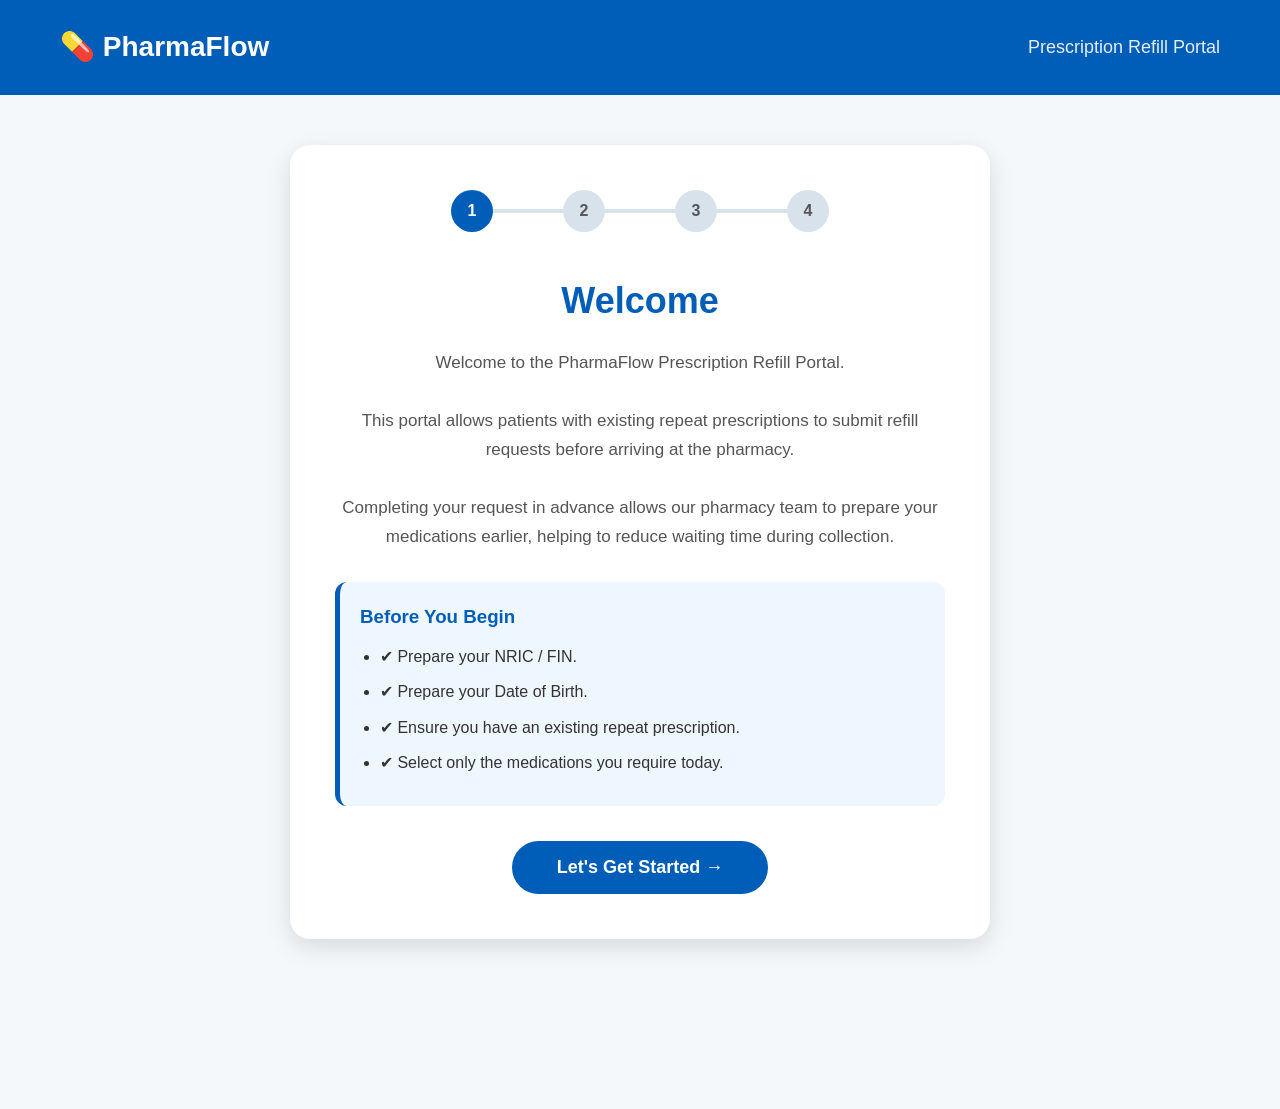
<file: index.html>
<!DOCTYPE html>
<html lang="en">

<head>

    <meta charset="UTF-8">
    <meta name="viewport" content="width=device-width, initial-scale=1.0">

    <title>PharmaFlow | Prescription Refill Portal</title>

    <link rel="stylesheet" href="css/style.css">

</head>

<body>

<header>

    <div class="logo">

        💊 PharmaFlow

    </div>

    <div class="subtitle">

        Prescription Refill Portal

    </div>

</header>

<main>

    <div class="card">

        <div class="progress">

            <div class="step active">1</div>

            <div class="line"></div>

            <div class="step">2</div>

            <div class="line"></div>

            <div class="step">3</div>

            <div class="line"></div>

            <div class="step">4</div>

        </div>

        <h1>Welcome</h1>

        <p class="description">

            Welcome to the PharmaFlow Prescription Refill Portal.

            <br><br>

            This portal allows patients with existing repeat prescriptions
            to submit refill requests before arriving at the pharmacy.

            <br><br>

            Completing your request in advance allows our pharmacy team
            to prepare your medications earlier, helping to reduce waiting
            time during collection.

        </p>

        <div class="notice">

            <h3>Before You Begin</h3>

            <ul>

                <li>✔ Prepare your NRIC / FIN.</li>

                <li>✔ Prepare your Date of Birth.</li>

                <li>✔ Ensure you have an existing repeat prescription.</li>

                <li>✔ Select only the medications you require today.</li>

            </ul>

        </div>

        <button id="startButton">

            Let's Get Started →

        </button>

    </div>

</main>

<script>

document.getElementById("startButton").onclick=function(){

window.location.href="verify.html";

}

</script>

</body>

</html>
</file>
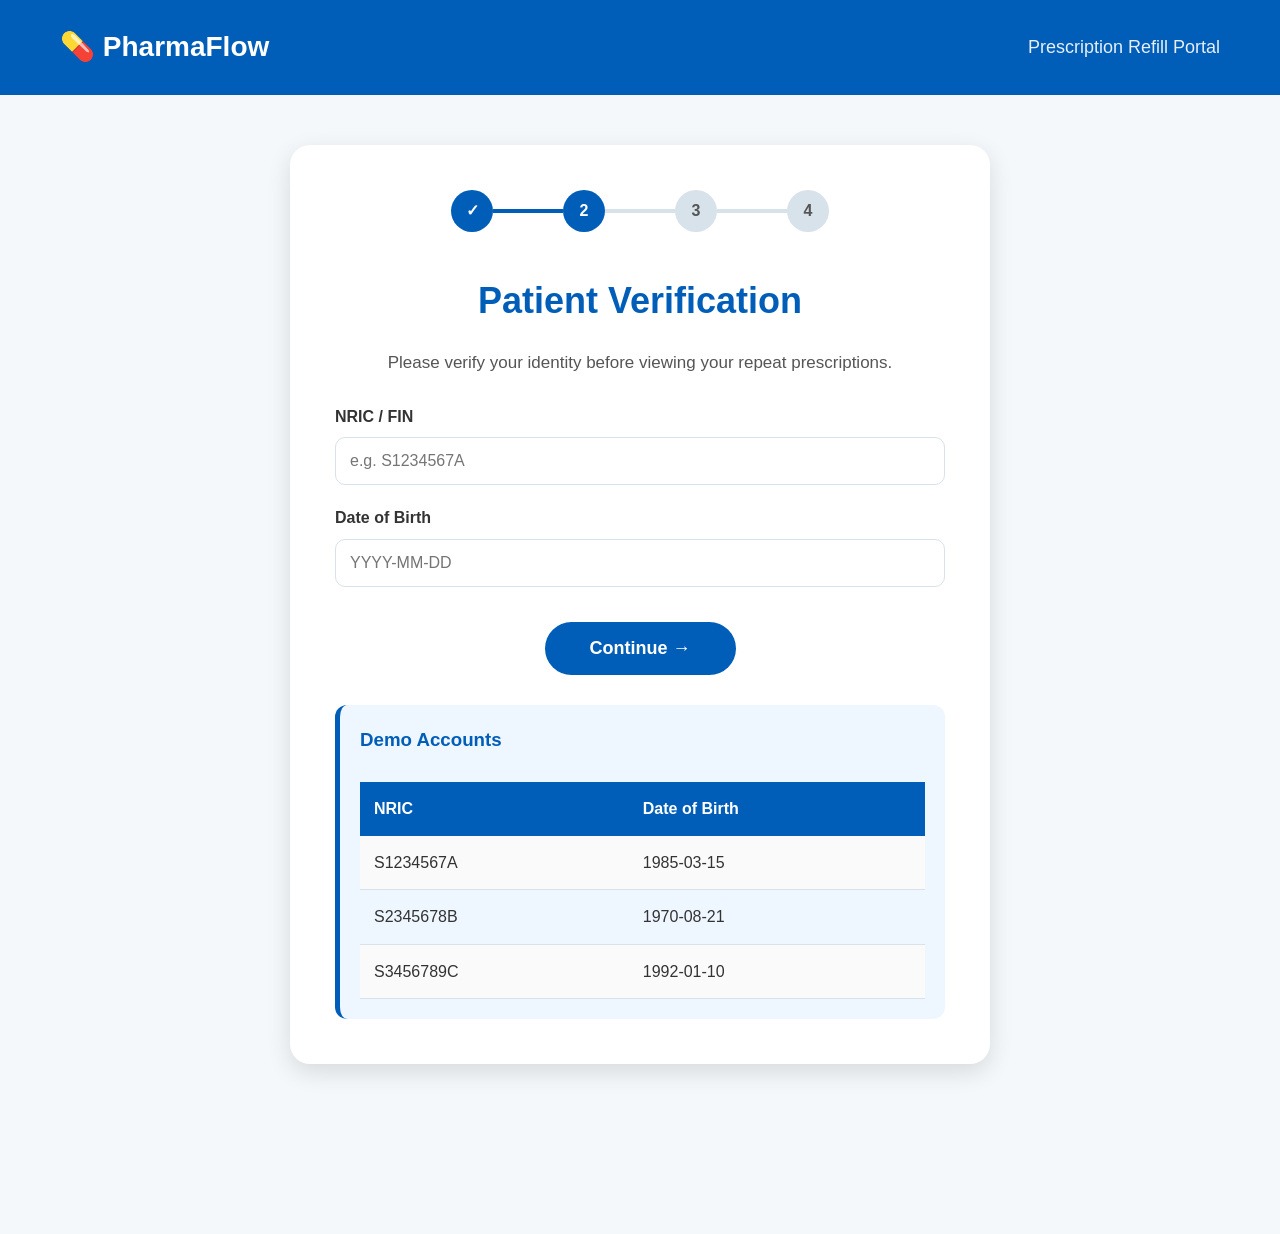
<file: confirm.html>
<!DOCTYPE html>
<html lang="en">

<head>

    <meta charset="UTF-8">
    <meta name="viewport" content="width=device-width, initial-scale=1.0">

    <title>Confirmation | PharmaFlow</title>

    <link rel="stylesheet" href="css/style.css">

</head>

<body>

<header>

    <div class="logo">
        💊 PharmaFlow
    </div>

    <div class="subtitle">
        Prescription Refill Portal
    </div>

</header>

<main>

<div class="card">

    <!-- Progress -->

    <div class="progress">

        <div class="step completed">✓</div>

        <div class="line completed"></div>

        <div class="step completed">✓</div>

        <div class="line completed"></div>

        <div class="step completed">✓</div>

        <div class="line completed"></div>

        <div class="step active">4</div>

    </div>

    <h1>Request Submitted</h1>

    <p class="description">

        Your medication refill request has been successfully submitted.

    </p>

    <br>

    <div class="summaryCard">

        <h2>Patient</h2>

        <p id="patientSummary"></p>

    </div>

    <div class="summaryCard">

        <h2>Queue Number</h2>

        <h1 id="queueNumber">P000</h1>

    </div>

    <div class="summaryCard">

        <h2>Requested Medications</h2>

        <table id="summaryTable">

            <thead>

                <tr>

                    <th>Medication</th>
                    <th>Strength</th>
                    <th>Quantity</th>
                    <th>Duration</th>

                </tr>

            </thead>

            <tbody>

            </tbody>

        </table>

    </div>

    <div class="summaryCard">

        <h2>Notes to Pharmacist</h2>

        <p id="notesText">None</p>

    </div>

    <div class="summaryCard" style="text-align:center;">

        <h2>QR Code</h2>

        <div id="qrPlaceholder">

            QR CODE

        </div>

    </div>

    <div class="notice">

        <h3>Important</h3>

        <p>

            Your queue number confirms that your refill request has been received.

            <br><br>

            Queue numbers do <strong>not</strong> indicate the order in which
            patients will be served.

            <br><br>

            Please proceed to the pharmacy registration counter and present
            your QR code.

        </p>

    </div>

    <button id="finishButton">

        Return to Home

    </button>

</div>

</main>

<script src="js/confirm.js"></script>

</body>

</html>
</file>
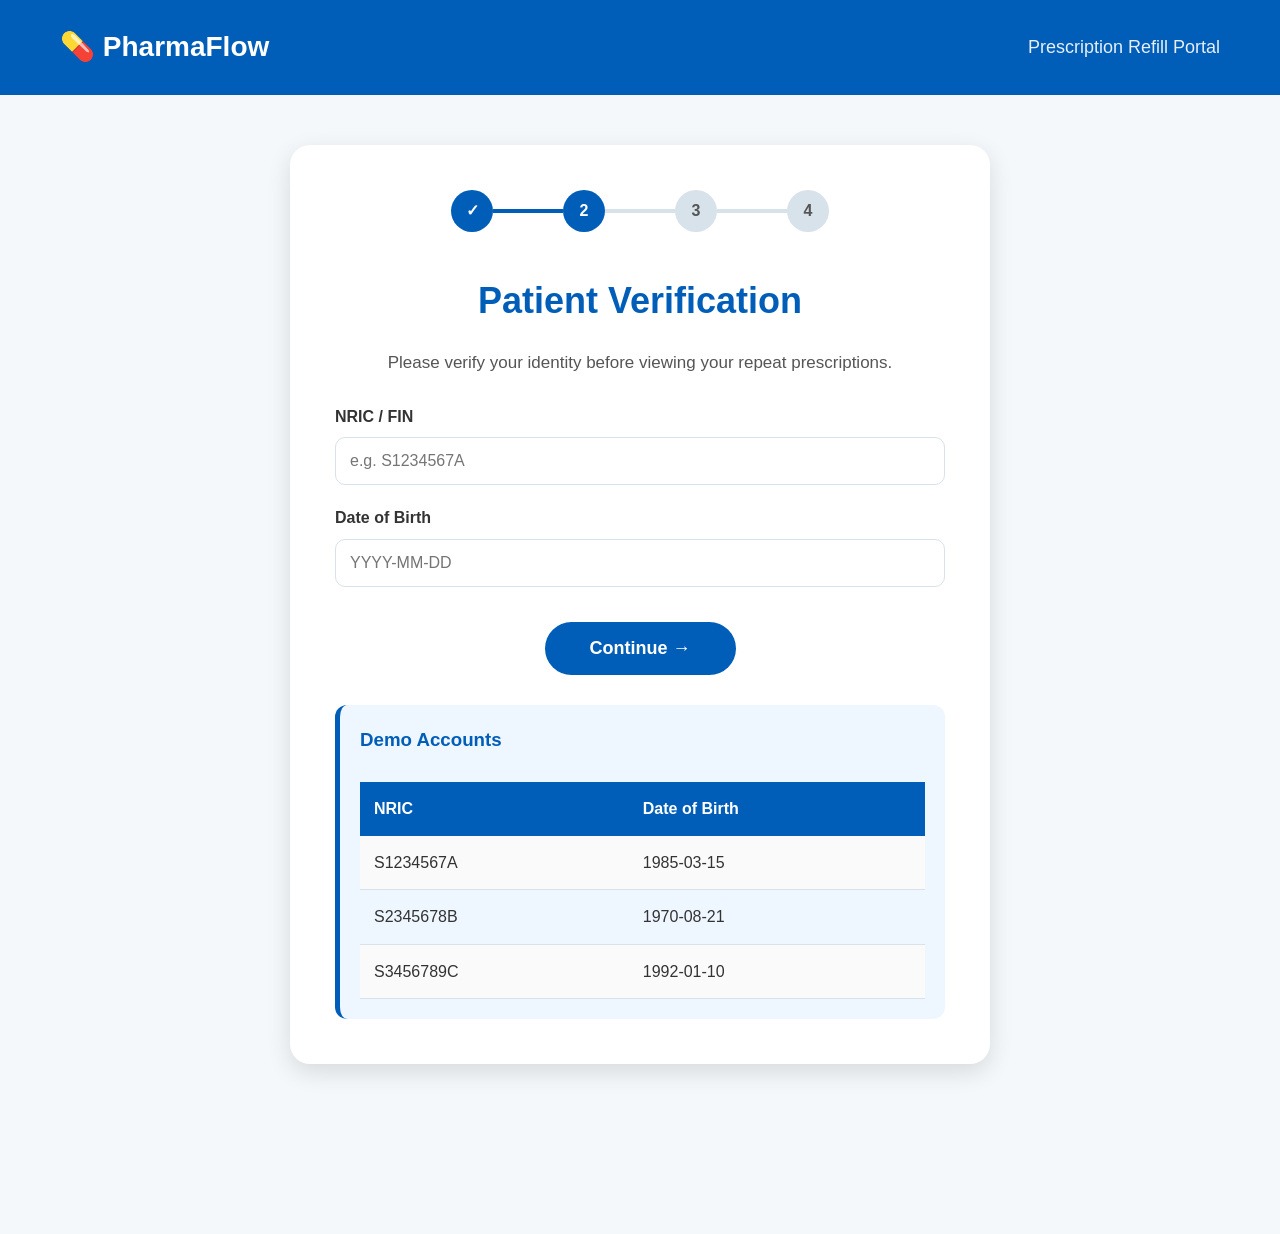
<file: medications.html>
<!DOCTYPE html>
<html lang="en">

<head>

    <meta charset="UTF-8">
    <meta name="viewport" content="width=device-width, initial-scale=1.0">

    <title>PharmaFlow | Medication Selection</title>

    <link rel="stylesheet" href="css/style.css">

</head>

<body>

<header>

    <div class="logo">
        💊 PharmaFlow
    </div>

    <div class="subtitle">
        Prescription Refill Portal
    </div>

</header>


<main>

<div class="card">


    <!-- Progress -->

    <div class="progress">

        <div class="step completed">✓</div>
        <div class="line completed"></div>

        <div class="step completed">✓</div>
        <div class="line completed"></div>

        <div class="step active">3</div>
        <div class="line"></div>

        <div class="step">4</div>

    </div>


    <h1 id="patientName">
        Welcome
    </h1>


    <p class="description">

        Please select the medications that you wish to collect today.

        <br><br>

        For each medication, choose whether you would like to request it by
        <strong>Quantity</strong> or by <strong>Duration</strong>.

    </p>


    <br>


    <!-- Medication cards generated here -->

    <div id="medicationList"></div>


    <br>


    <div class="notice">

        <h3>Additional Notes (Optional)</h3>


        <textarea
            id="pharmacistNotes"
            rows="4"
            placeholder="Example: Please prepare medication before 3 pm."
        ></textarea>


    </div>


</div>

</main>



<!-- Sticky summary -->

<div class="summaryBar">


    <div>

        <strong>Selected Medications:</strong>

        <span id="selectedCount">

            0

        </span>


    </div>


    <button id="continueButton">

        Review Order →

    </button>


</div>



<script src="js/medications.js"></script>


</body>

</html>
</file>
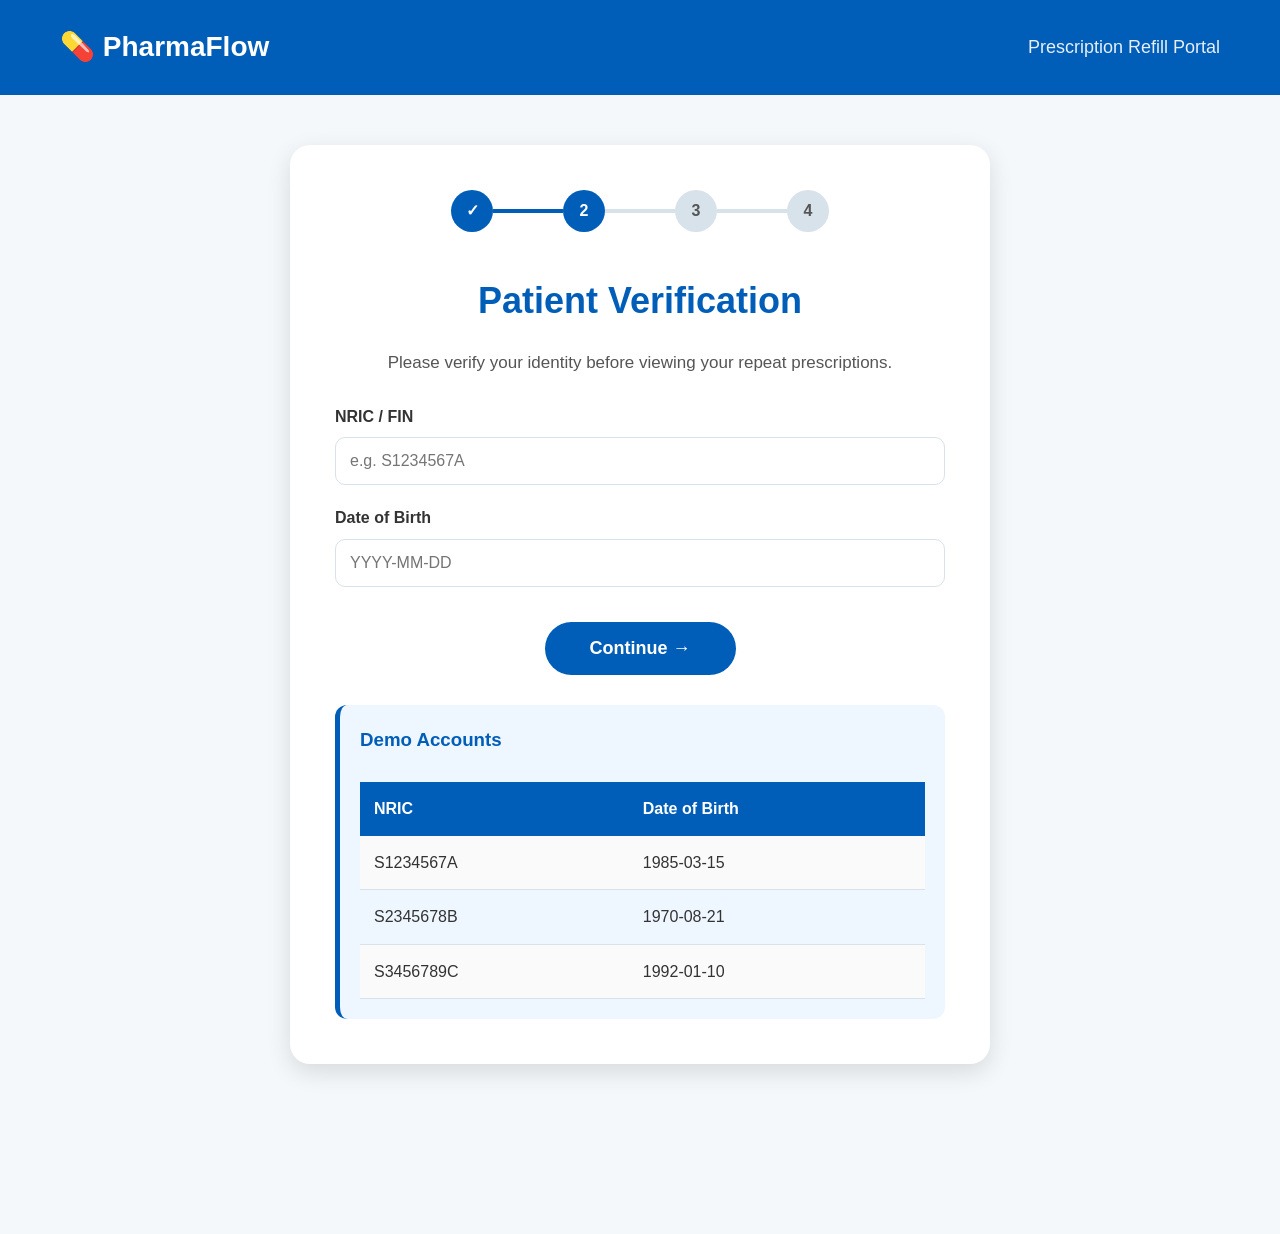
<file: verify.html>
<!DOCTYPE html>
<html lang="en">

<head>

    <meta charset="UTF-8">
    <meta name="viewport" content="width=device-width, initial-scale=1.0">

    <title>Patient Verification | PharmaFlow</title>

    <link rel="stylesheet" href="css/style.css">

</head>


<body>


<header>

    <div class="logo">

        💊 PharmaFlow

    </div>


    <div class="subtitle">

        Prescription Refill Portal

    </div>


</header>



<main>


<div class="card">


    <!-- Progress -->

    <div class="progress">


        <div class="step completed">

            ✓

        </div>


        <div class="line completed"></div>


        <div class="step active">

            2

        </div>


        <div class="line"></div>


        <div class="step">

            3

        </div>


        <div class="line"></div>


        <div class="step">

            4

        </div>


    </div>



    <h1>

        Patient Verification

    </h1>



    <p class="description">

        Please verify your identity before viewing your repeat prescriptions.

    </p>



    <br>



    <div class="form-group">


        <label for="ic">

            NRIC / FIN

        </label>


        <input

            type="text"

            id="ic"

            placeholder="e.g. S1234567A"

        >


    </div>




    <div class="form-group">


        <label for="dob">

            Date of Birth

        </label>


        <input

            type="text"
            id="dob"
            placeholder="YYYY-MM-DD"
            inputmode="numeric"
            pattern="[0-9]{4}-[0-9]{2}-[0-9]{2}"
            autocomplete="bday"

        >


    </div>




    <p id="errorMessage" class="error"></p>




    <button id="loginButton">

        Continue →

    </button>





    <div class="notice">


        <h3>

            Demo Accounts

        </h3>



        <div class="table-wrapper">


            <table>


                <tr>

                    <th>NRIC</th>

                    <th>Date of Birth</th>

                </tr>



                <tr>

                    <td>S1234567A</td>

                    <td>1985-03-15</td>

                </tr>



                <tr>

                    <td>S2345678B</td>

                    <td>1970-08-21</td>

                </tr>



                <tr>

                    <td>S3456789C</td>

                    <td>1992-01-10</td>

                </tr>


            </table>


        </div>


    </div>



</div>


</main>



<script src="js/database.js"></script>

<script src="js/auth.js"></script>


</body>

</html>
</file>
<file: css/style.css>
/* =====================================================
   PharmaFlow
   style.css
   ===================================================== */


/* =====================================================
   CSS VARIABLES
===================================================== */

:root{

    --primary:#005EB8;
    --primary-dark:#004080;

    --background:#f4f8fb;
    --card:#ffffff;

    --border:#d8e2eb;
    --border-light:#eeeeee;

    --light-blue:#eef6ff;
    --light-grey:#f8fafc;

    --text:#333333;
    --text-light:#666666;

    --shadow:
        0 8px 25px rgba(0,0,0,0.12);

}


/* =====================================================
   RESET
===================================================== */

*{

    margin:0;
    padding:0;
    box-sizing:border-box;

}


/* =====================================================
   BODY
===================================================== */

body{

    min-height:100vh;

    font-family:
        Arial,
        Helvetica,
        sans-serif;

    background:var(--background);

    color:var(--text);

    line-height:1.6;

    padding-bottom:120px;

}


/* =====================================================
   HEADER
===================================================== */

header{

    background:var(--primary);

    color:white;

    padding:25px 60px;

    display:flex;

    justify-content:space-between;

    align-items:center;

}


.logo{

    font-size:28px;

    font-weight:bold;

}


.subtitle{

    font-size:18px;

    opacity:0.9;

}


/* =====================================================
   MAIN LAYOUT
===================================================== */

main{

    display:flex;

    justify-content:center;

    align-items:flex-start;

    padding:50px 20px;

}


.container{

    width:100%;

    max-width:1200px;

    margin:auto;

}


.card{

    width:700px;

    max-width:100%;

    background:var(--card);

    padding:45px;

    border-radius:20px;

    box-shadow:var(--shadow);

}


/* =====================================================
   PROGRESS BAR
===================================================== */

.progress{

    display:flex;

    justify-content:center;

    align-items:center;

    margin-bottom:40px;

}


.step{

    width:42px;

    height:42px;

    border-radius:50%;

    background:var(--border);

    color:#555;

    display:flex;

    justify-content:center;

    align-items:center;

    font-weight:bold;

}


.step.active{

    background:var(--primary);

    color:white;

}


.step.completed{

    background:var(--primary);

    color:white;

}


.line{

    width:70px;

    height:4px;

    background:var(--border);

}


.line.completed{

    background:var(--primary);

}


/* =====================================================
   TYPOGRAPHY
===================================================== */

h1{

    text-align:center;

    color:var(--primary);

    font-size:36px;

    margin-bottom:20px;

}


h2{

    color:var(--primary);

    margin-bottom:15px;

}


h3{

    color:var(--primary);

    margin-bottom:12px;

}


.description{

    text-align:center;

    color:#555;

    font-size:17px;

    line-height:1.7;

}


p{

    line-height:1.7;

}


label{

    display:block;

    font-weight:600;

    margin-bottom:8px;

}


/* =====================================================
   NOTICE BOX
===================================================== */

.notice{

    margin-top:30px;

    background:var(--light-blue);

    border-left:5px solid var(--primary);

    border-radius:12px;

    padding:20px;

}


.notice ul{

    margin-left:20px;

}


.notice li{

    margin-bottom:10px;

}


/* =====================================================
   BUTTONS
===================================================== */

button{

    display:block;

    margin:35px auto 0;

    padding:16px 45px;

    border:none;

    border-radius:30px;

    background:var(--primary);

    color:white;

    font-size:18px;

    font-weight:bold;

    cursor:pointer;

    transition:0.25s;

}


button:hover{

    background:var(--primary-dark);

}

/* =====================================================
   FORM ELEMENTS
===================================================== */

.form-group{

    margin-bottom:20px;

}


input,
textarea{

    width:100%;

    padding:14px;

    border:1px solid var(--border);

    border-radius:10px;

    background:white;

    font-size:16px;

    font-family:inherit;

    color:var(--text);

}


input:focus,
textarea:focus{

    outline:none;

    border-color:var(--primary);

    box-shadow:0 0 0 3px rgba(0,94,184,.15);

}


textarea{

    resize:vertical;

    min-height:100px;

}


/* =====================================================
   ERROR MESSAGE
===================================================== */

.error{

    margin-top:15px;

    text-align:center;

    color:#d00000;

    font-weight:bold;

}


/* =====================================================
   TABLES
===================================================== */

.table-wrapper{

    overflow-x:auto;

}


table{

    width:100%;

    border-collapse:collapse;

    margin-top:15px;

}


th{

    background:var(--primary);

    color:white;

    padding:14px;

    text-align:left;

    font-weight:bold;

}


td{

    padding:14px;

    border-bottom:1px solid var(--border);

}


tr:nth-child(even){

    background:#fafafa;

}


/* =====================================================
   SUMMARY CARDS
===================================================== */

.summaryCard{

    background:white;

    border:1px solid var(--border);

    border-radius:15px;

    padding:25px;

    margin-top:25px;

    box-shadow:
        0 3px 10px rgba(0,0,0,.05);

}


.summaryCard h2{

    margin-top:0;

    margin-bottom:15px;

}


/* =====================================================
   QR CODE
===================================================== */

#qrPlaceholder{

    width:180px;

    height:180px;

    margin:auto;

    display:flex;

    flex-direction:column;

    justify-content:center;

    align-items:center;

    background:#fafafa;

    border:2px dashed var(--border);

    border-radius:15px;

    color:var(--primary);

    font-weight:bold;

}


/* =====================================================
   MEDICATION PAGE
===================================================== */

#medicationList{

    margin-top:30px;

}


.medication-card{

    background:white;

    border:1px solid var(--border);

    border-radius:18px;

    padding:30px;

    margin-bottom:35px;

    box-shadow:
        0 4px 14px rgba(0,0,0,.08);

}


.medication-header{

    display:flex;

    justify-content:space-between;

    align-items:center;

    gap:20px;

    padding-bottom:18px;

    margin-bottom:25px;

    border-bottom:1px solid var(--border-light);

}


.medication-name{

    font-size:28px;

    font-weight:bold;

    color:var(--primary);

}


.remaining{

    background:var(--light-blue);

    color:var(--primary);

    padding:12px 20px;

    border-radius:25px;

    text-align:center;

    font-weight:bold;

}


/* =====================================================
   MEDICATION INFORMATION
===================================================== */

.medication-info{

    display:grid;

    grid-template-columns:repeat(2,1fr);

    gap:18px;

    margin-bottom:30px;

}


.info-box{

    background:var(--light-grey);

    border-radius:12px;

    padding:18px;

}


.info-title{

    color:var(--text-light);

    font-size:14px;

    margin-bottom:8px;

}


.info-value{

    font-size:18px;

    font-weight:600;

}

/* =====================================================
   REQUEST SECTION
===================================================== */

.request-section{

    margin-top:25px;

}


.request-title{

    font-size:20px;

    font-weight:bold;

    color:var(--primary);

    margin-bottom:20px;

}


/* =====================================================
   RADIO BUTTONS
===================================================== */

.radio-group{

    display:flex;

    align-items:center;

    gap:35px;

    margin-bottom:20px;

    flex-wrap:wrap;

}


.radio-row{

    display:flex;

    align-items:center;

    gap:8px;

}


.radio-row input[type="radio"]{

    width:18px;

    height:18px;

    margin:0;

    cursor:pointer;

}


.radio-row label{

    margin:0;

    font-weight:500;

    cursor:pointer;

}


/* =====================================================
   INPUT GRID
===================================================== */

.input-grid{

    display:grid;

    grid-template-columns:repeat(3,1fr);

    gap:20px;

    margin-top:20px;

}


.input-card{

    background:var(--light-grey);

    border-radius:12px;

    padding:18px;

    transition:0.25s;

}


.input-card label{

    display:block;

    margin-bottom:10px;

    font-weight:600;

}


.input-card input{

    margin:0;

}


/* =====================================================
   DISABLED INPUTS
===================================================== */

.disabled{

    opacity:.45;

    pointer-events:none;

}


/* =====================================================
   ESTIMATE BOX
===================================================== */

.estimate{

    margin-top:25px;

    padding:18px;

    background:var(--light-blue);

    border-left:5px solid var(--primary);

    border-radius:10px;

    color:var(--primary);

    font-weight:600;

    line-height:1.6;

}


/* =====================================================
   SUMMARY BAR
===================================================== */

.summaryBar{

    position:fixed;

    left:0;

    bottom:0;

    width:100%;

    background:var(--primary);

    color:white;

    padding:18px 40px;

    display:flex;

    justify-content:space-between;

    align-items:center;

    gap:20px;

    box-shadow:
        0 -4px 15px rgba(0,0,0,.18);

    z-index:999;

}


.summaryBar strong{

    font-size:18px;

}


.summaryBar span{

    font-size:18px;

    font-weight:bold;

}


.summaryBar button{

    margin:0;

    width:260px;

    background:white;

    color:var(--primary);

    border-radius:10px;

}


.summaryBar button:hover{

    background:#f2f2f2;

}


/* =====================================================
   SMALL UI IMPROVEMENTS
===================================================== */

button{

    transition:
        background .25s,
        transform .15s;

}


button:hover{

    transform:translateY(-2px);

}


button:active{

    transform:translateY(0);

}


input:disabled{

    background:#eeeeee;

}


input[type="number"]::-webkit-outer-spin-button,
input[type="number"]::-webkit-inner-spin-button{

    margin:0;

}

/* =====================================================
   MOBILE RESPONSIVE
===================================================== */

@media (max-width:900px){

    body{

        padding-bottom:170px;

    }

    header{

        flex-direction:column;

        text-align:center;

        gap:10px;

        padding:25px;

    }

    main{

        padding:25px 15px;

    }

    .card{

        width:100%;

        padding:30px 20px;

    }

    .progress{

        flex-wrap:wrap;

        gap:8px;

    }

    .line{

        width:35px;

    }

    h1{

        font-size:30px;

    }

    .description{

        font-size:16px;

    }

    .medication-header{

        flex-direction:column;

        align-items:flex-start;

    }

    .remaining{

        width:100%;

        text-align:center;

    }

    .medication-info{

        grid-template-columns:1fr;

    }

    .input-grid{

        grid-template-columns:1fr;

    }

    .radio-group{

        gap:20px;

    }

    .summaryBar{

        flex-direction:column;

        align-items:stretch;

        padding:18px;

        gap:15px;

    }

    .summaryBar button{

        width:100%;

    }

}


/* =====================================================
   SMALL PHONES
===================================================== */

@media (max-width:600px){

    .logo{

        font-size:24px;

    }

    .subtitle{

        font-size:16px;

    }

    h1{

        font-size:26px;

    }

    h2{

        font-size:22px;

    }

    .step{

        width:36px;

        height:36px;

        font-size:14px;

    }

    .line{

        width:20px;

    }

    .medication-name{

        font-size:22px;

    }

    .request-title{

        font-size:18px;

    }

    .summaryCard{

        padding:18px;

    }

    #qrPlaceholder{

        width:150px;

        height:150px;

    }

    table{

        min-width:550px;

    }

    .table-wrapper{

        overflow-x:auto;

    }

}


/* =====================================================
   LARGE DESKTOPS
===================================================== */

@media (min-width:1400px){

    .card{

        width:850px;

    }

}


/* =====================================================
   ACCESSIBILITY
===================================================== */

button:focus,
input:focus,
textarea:focus{

    outline:none;

}


::selection{

    background:var(--primary);

    color:white;

}


/* =====================================================
   SCROLLBAR
===================================================== */

::-webkit-scrollbar{

    width:10px;

}

::-webkit-scrollbar-track{

    background:#f2f2f2;

}

::-webkit-scrollbar-thumb{

    background:#c5c5c5;

    border-radius:20px;

}

::-webkit-scrollbar-thumb:hover{

    background:#9a9a9a;

}


/* =====================================================
   END OF FILE
===================================================== */
</file>
